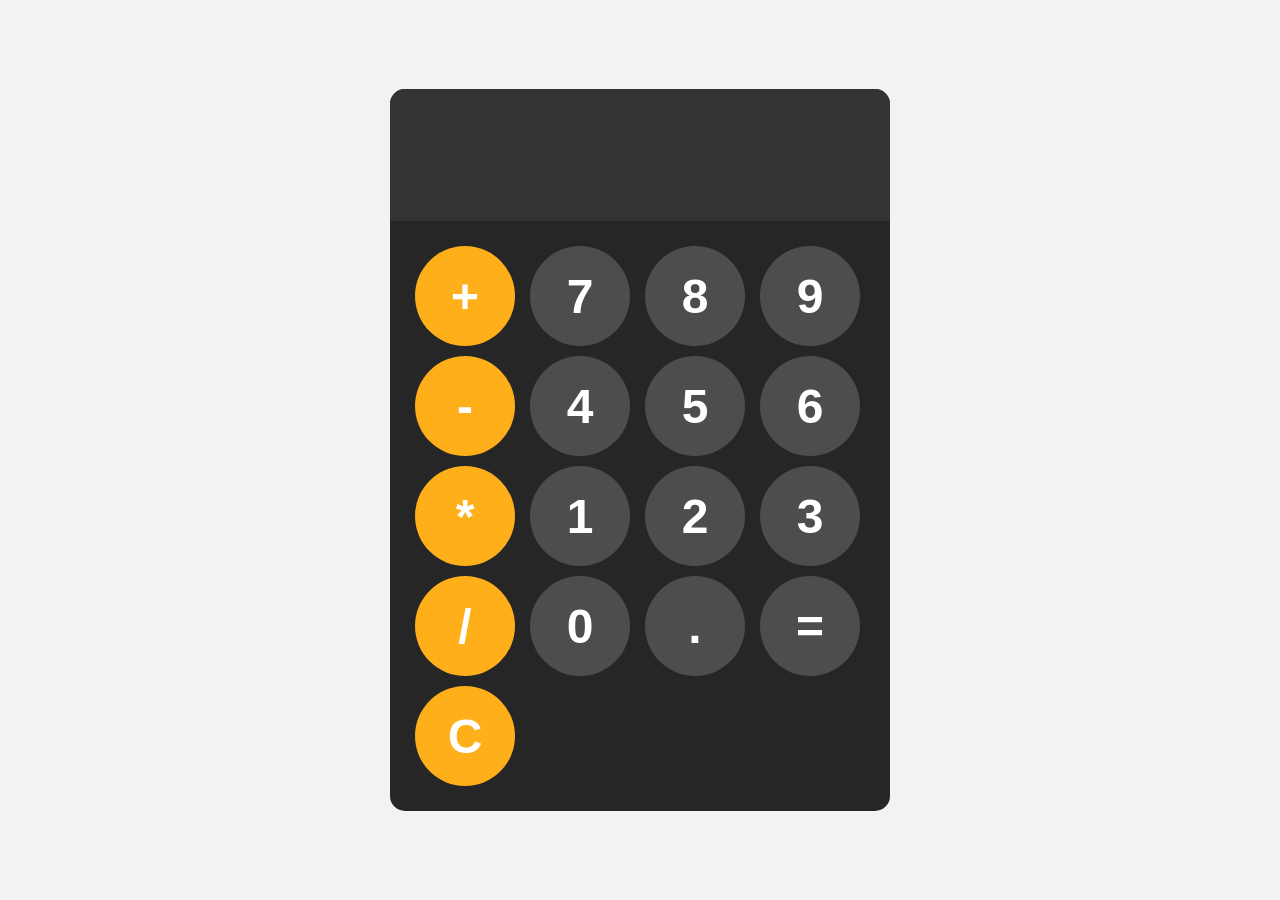
<file: calculator/index.html>
<!DOCTYPE html>
<html lang="en">

<head>
    <meta charset="UTF-8">
    <meta name="viewport" content="width=device-width, initial-scale=1.0">
    <link rel="stylesheet" href="css/style.css">
    <title>Calculator</title>
</head>

<body>

    <div id="calculator">
        <input id="display" readonly>

        <div id="keys">
            <button onclick="appendToDisplay('+')" class="operator-btn">+</button>
            <button onclick="appendToDisplay('7')">7</button>
            <button onclick="appendToDisplay('8')">8</button>
            <button onclick="appendToDisplay('9')">9</button>
            <button onclick="appendToDisplay('-')" class="operator-btn">-</button>
            <button onclick="appendToDisplay('4')">4</button>
            <button onclick="appendToDisplay('5')">5</button>
            <button onclick="appendToDisplay('6')">6</button>
            <button onclick="appendToDisplay('*')" class="operator-btn">*</button>
            <button onclick="appendToDisplay('1')">1</button>
            <button onclick="appendToDisplay('2')">2</button>
            <button onclick="appendToDisplay('3')">3</button>
            <button onclick="appendToDisplay('/')" class="operator-btn">/</button>
            <button onclick="appendToDisplay('0')">0</button>
            <button onclick="appendToDisplay('.')">.</button>
            <button onclick="calculate()"> = </button>
            <button onclick="clearDisplay()" class="operator-btn">C</button>
        </div>
    </div>

    <script src="js/index.js"></script>
</body>

</html>
</file>
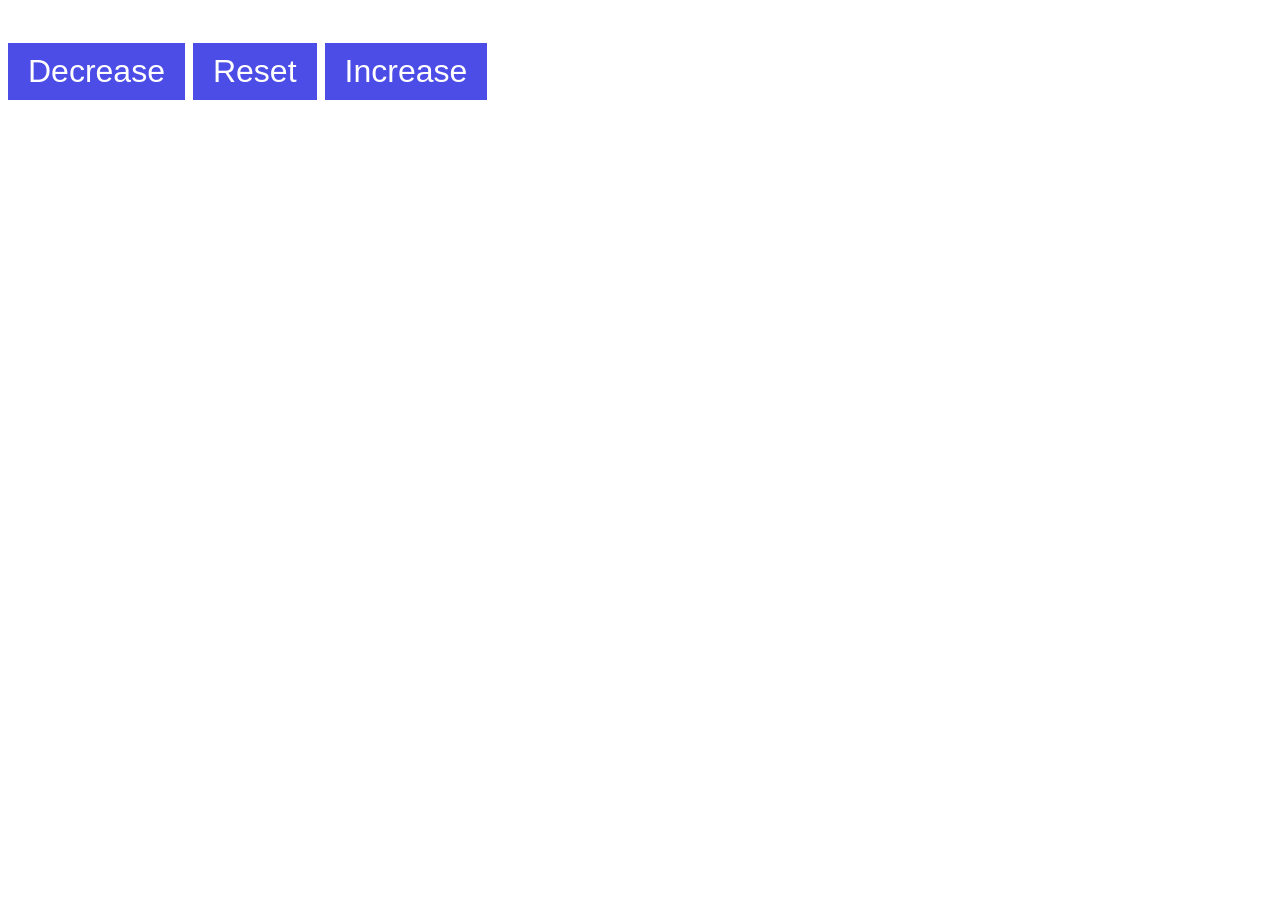
<file: counter/index.html>
<!DOCTYPE html>
<html lang="en">

<head>
    <meta charset="UTF-8">
    <meta name="viewport" content="width=device-width, initial-scale=1.0">
    <link rel="stylesheet" href="css/style.css">
    <title>My Web</title>
</head>

<body>
    <div class="counter">
        <h1 id="number"></h1>
        <button onclick="decrease();">Decrease</button>
        <button onclick="reset();">Reset</button>
        <button onclick="increase();">Increase</button>
    </div>
</body>
<script src="js/index.js"></script>

</html>
</file>
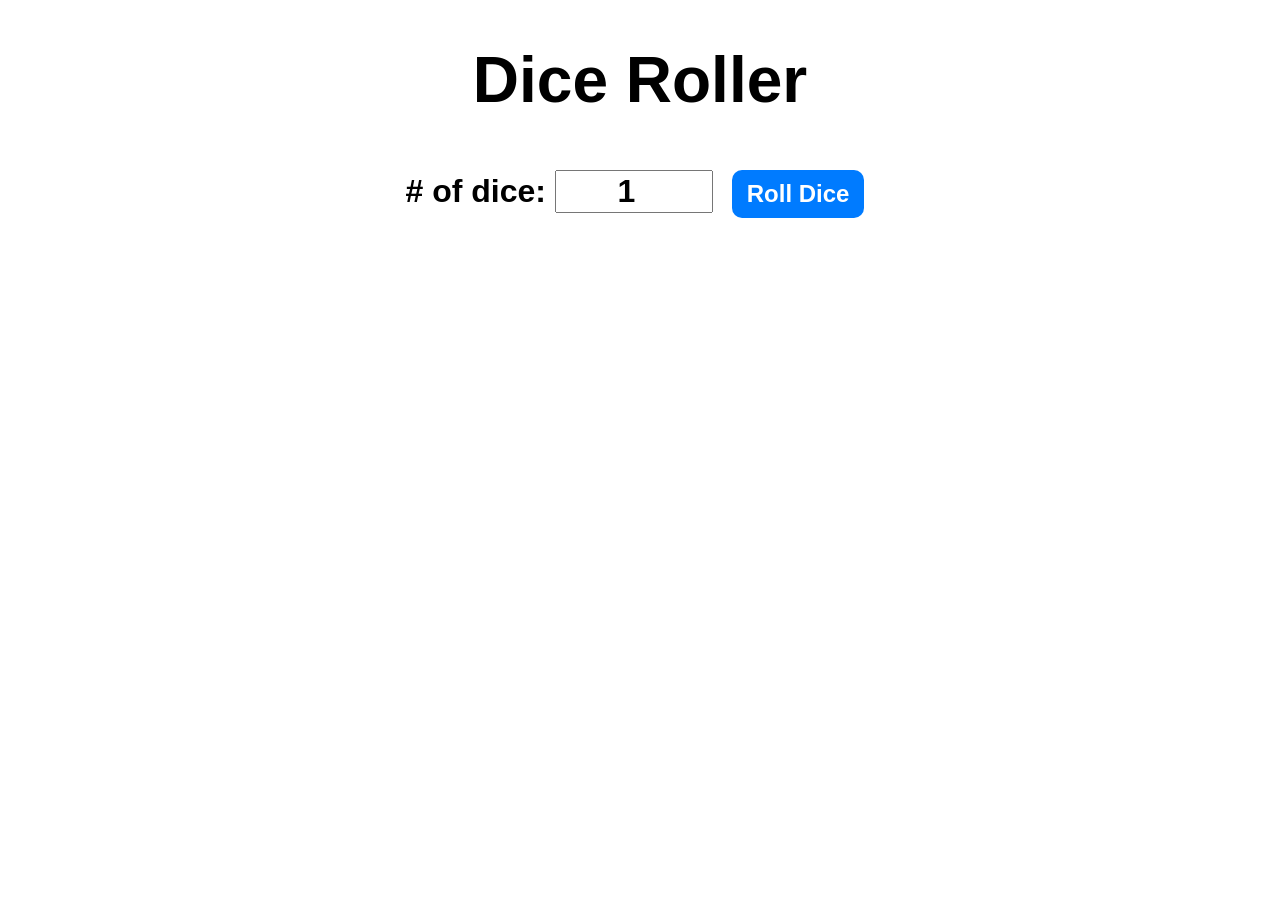
<file: dice_roller/index.html>
<!DOCTYPE html>
<html lang="en">

<head>
    <meta charset="UTF-8">
    <meta name="viewport" content="width=device-width, initial-scale=1.0">
    <link rel="stylesheet" href="css/style.css">
    <title>My Web</title>
</head>

<body>
    <div class="container" id="container">
        <h1>Dice Roller</h1>
        <label for="# of dice"># of dice:</label>

        <input type="number" value="1" min="1" id="numOfDice">
        <button onclick="rollDice()">Roll Dice</button>

        <div id="diceResult"></div>
        <div id="diceImages"></div>
    </div>
</body>
<script src="js/index.js"></script>

</html>
</file>
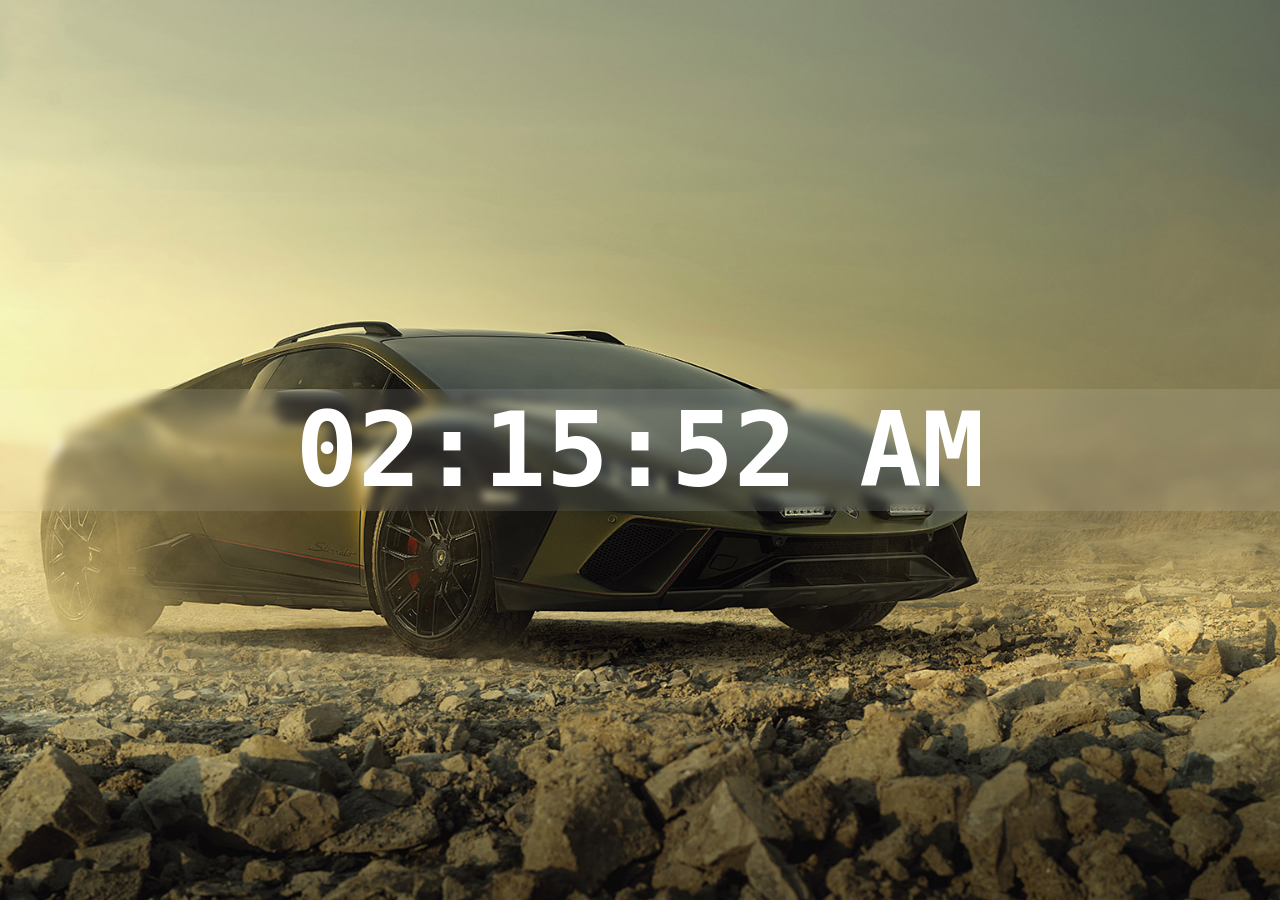
<file: digital_clock/index.html>
<!DOCTYPE html>
<html lang="en">
<head>
    <meta charset="UTF-8">
    <meta name="viewport" content="width=device-width, initial-scale=1.0">
    <link rel="stylesheet" href="css/style.css">
    <title>Digital Clock</title>
</head>
<body>
    <div id="clock-container">
        <div id="clock">00:00:00</div>
    </div>
</body>
<script src="js/index.js"></script>
</html>
</file>
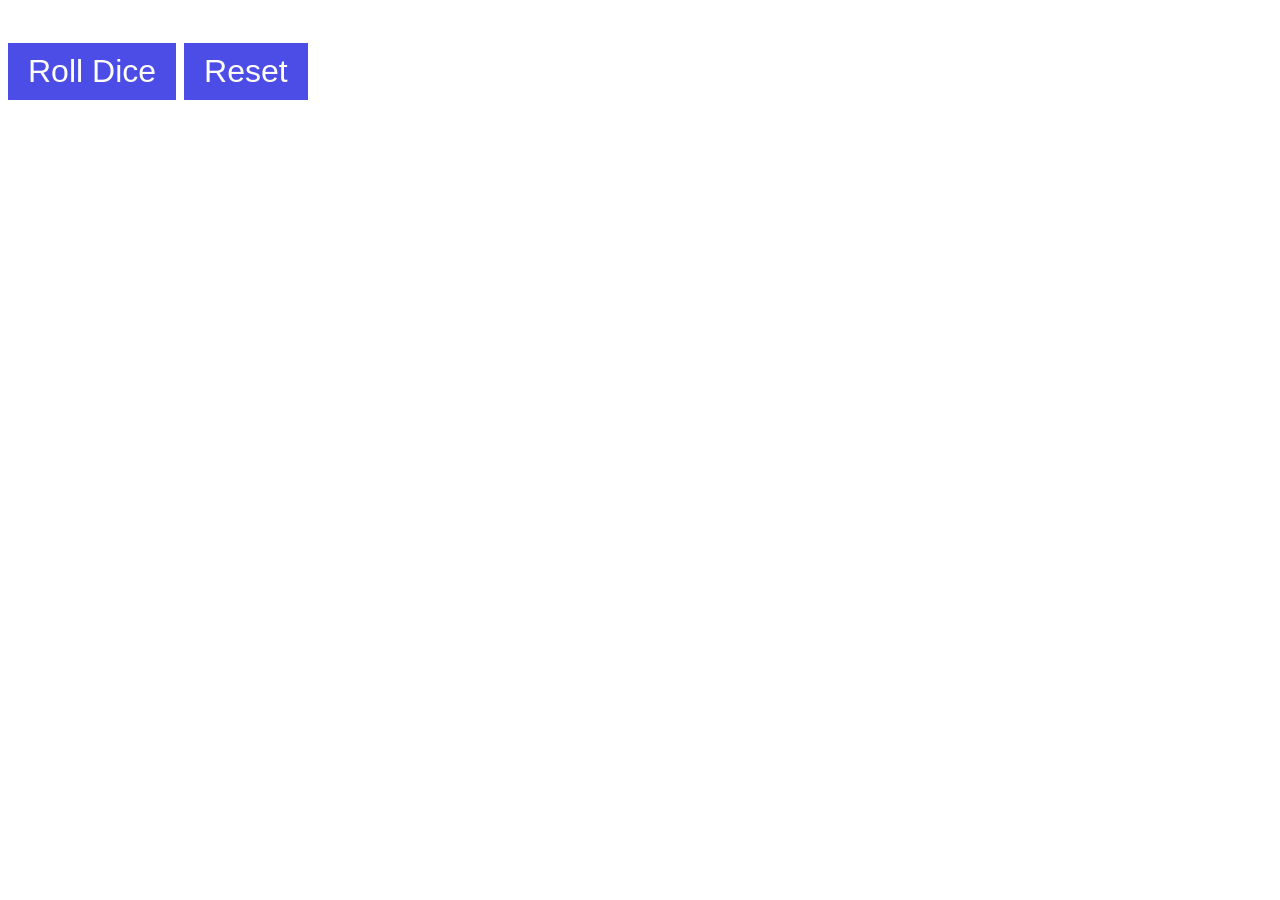
<file: random_num_generator/index.html>
<!DOCTYPE html>
<html lang="en">

<head>
    <meta charset="UTF-8">
    <meta name="viewport" content="width=device-width, initial-scale=1.0">
    <link rel="stylesheet" href="css/style.css">
    <title>My Web</title>
</head>

<body>
    <div class="counter">
        <h1 id="number1"></h1>
        <h1 id="number2"></h1>
        <h1 id="number3"></h1>
        <button onclick="generate();">Roll Dice</button>
        <button onclick="reset();">Reset</button>
    </div>
</body>
<script src="js/index.js"></script>

</html>
</file>
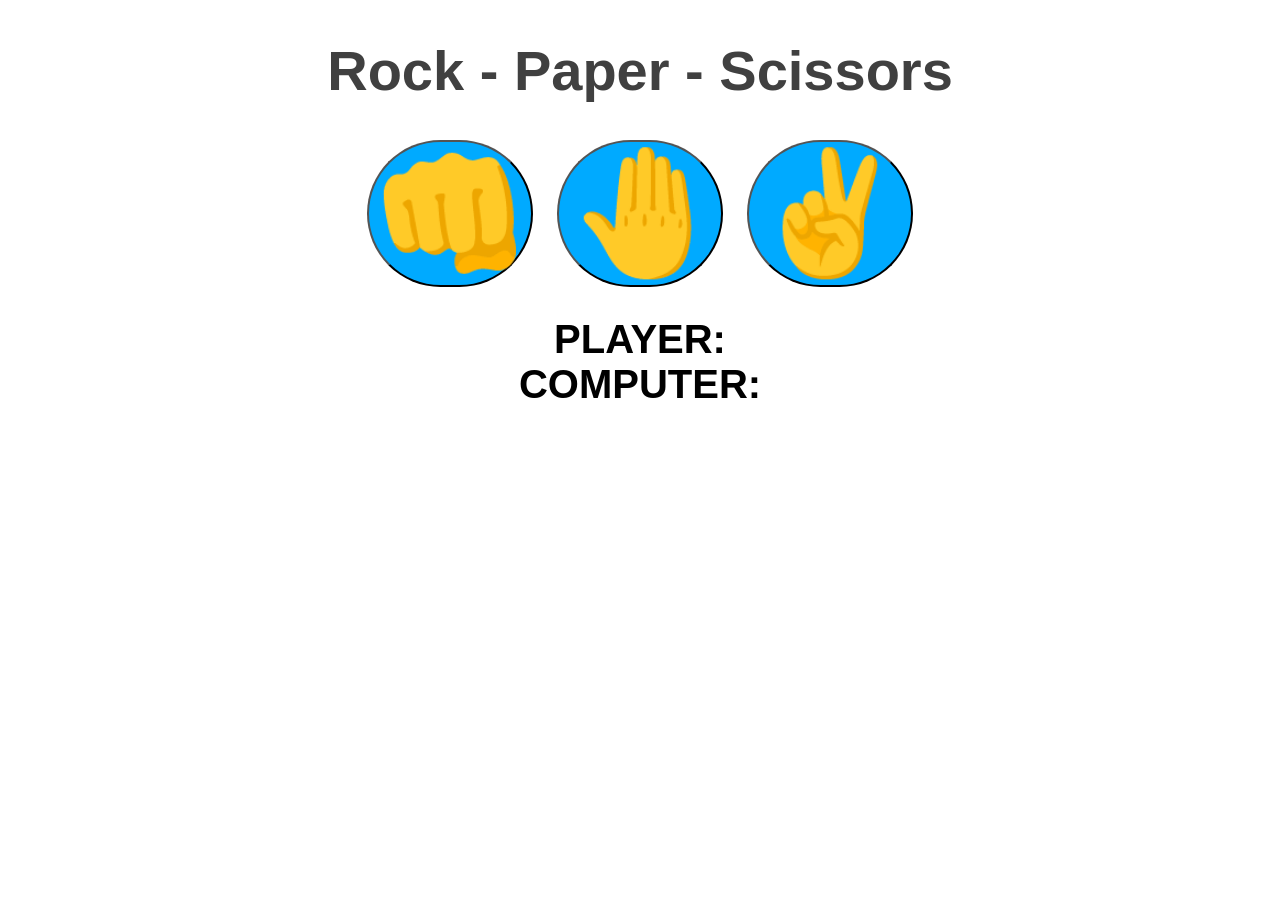
<file: rock-paper-scissors/index.html>
<!DOCTYPE html>
<html lang="en">

<head>
    <meta charset="UTF-8">
    <meta name="viewport" content="width=device-width, initial-scale=1.0">
    <link rel="stylesheet" href="css/style.css">
    <title>Document</title>
</head>

<body>

    <h1>Rock - Paper - Scissors</h1>
    <div class="choices">
        <button onclick="playGame('rock')">👊</button>
        <button onclick="playGame('paper')">🤚</button>
        <button onclick="playGame('scissors')">✌️</button>
    </div>
    <div id="playerDisplay">PLAYER: </div>
    <div id="computerDisplay">COMPUTER: </div>
    <div id="resultDisplay"></div>
    <script src="js/index.js"></script>
</body>

</html>
</file>
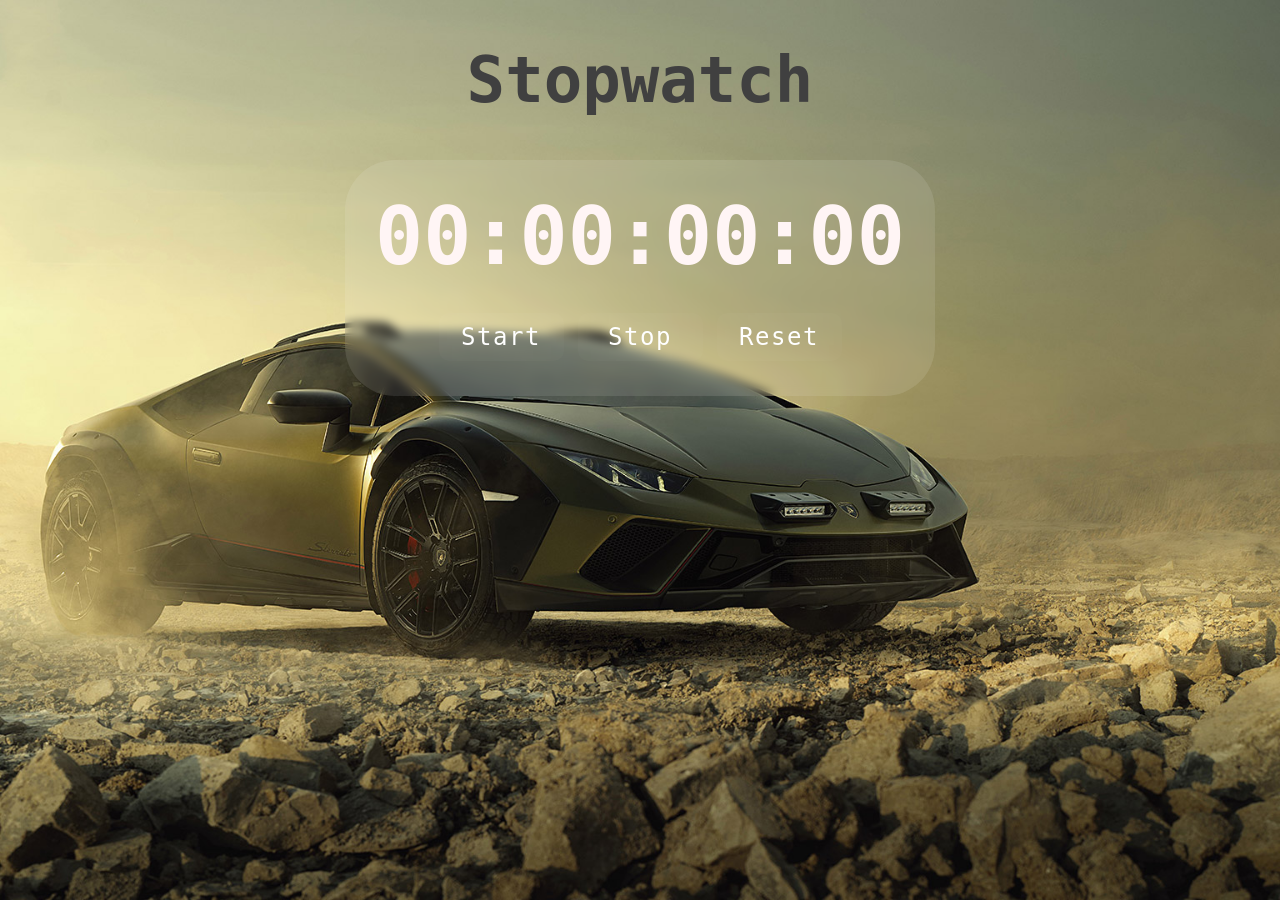
<file: stopwatch/index.html>
<!DOCTYPE html>
<html lang="en">
<head>
    <meta charset="UTF-8">
    <meta name="viewport" content="width=device-width, initial-scale=1.0">
    <link rel="stylesheet" href="css/style.css">
    <title>Stopwatch</title>
</head>
<body>
    <h1 id="myH1">Stopwatch</h1>

    <div id="container">
        <div id="display">
            00:00:00:00
        </div>
        <div id="controls">
            <button id="startBtn" onclick="start();">Start</button>
            <button id="stopBtn" onclick="stop();">Stop</button>
            <button id="resetBtn" onclick="reset();">Reset</button>
        </div>
    </div>
</body>
<script src="js/index.js"></script>
</html>
</file>
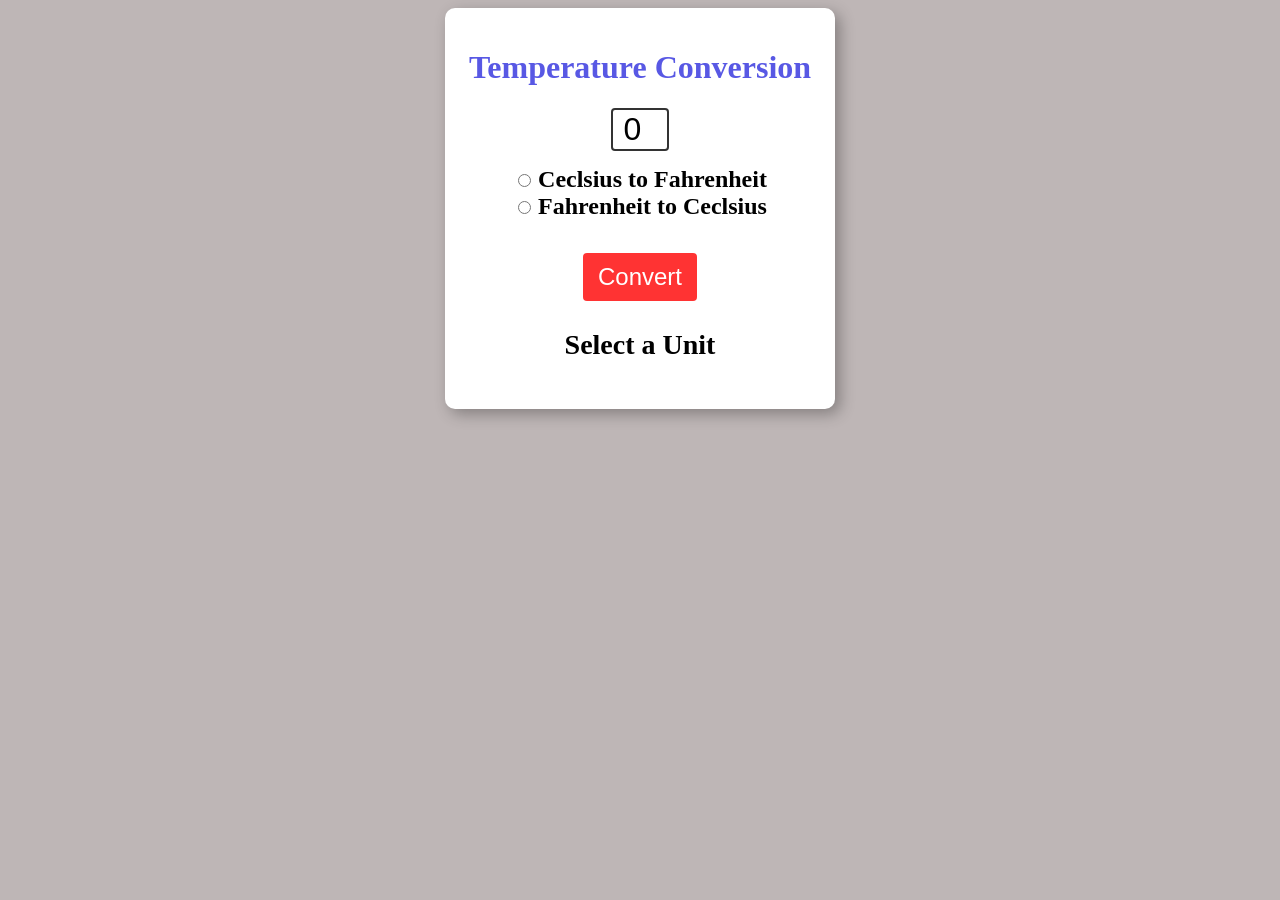
<file: temperature_conversion/index.html>
<!DOCTYPE html>
<html lang="en">

<head>
    <meta charset="UTF-8">
    <meta name="viewport" content="width=device-width, initial-scale=1.0">
    <link rel="stylesheet" href="css/style.css">
    <title>My Web</title>
</head>

<body>
    <form action="#">
        <h1>Temperature Conversion</h1>
        <input type="number" id="temp" value="0"><br>

        <input type="radio" id="toFahrenheit" name="unit">
        <label for="tofahrenheit">Ceclsius to Fahrenheit</label>
        <br>
        <input type="radio" id="toCelcius" name="unit">
        <label for="toCelcius">Fahrenheit to Ceclsius</label>
        <br>
        <br>
        <button type="button" onclick="convert()">Convert</button>
        <p id="result">Select a Unit</p>
    </form>
</body>
<script src="js/index.js"></script>

</html>
</file>
<file: calculator/css/style.css>
body {
    margin: 0;
    display: flex;
    justify-content: center;
    align-items: center;
    height: 100vh;
    background-color: hsl(0,0%,95%);
}

#calculator {
    font-family: Arial, Helvetica, sans-serif;
    background-color: hsl(0,0%,15%);
    border-radius: 15px;
    max-width: 500px;
    overflow: hidden;
}

#display {
    width: 100%;
    padding: 20px;
    font-size: 5rem;
    text-align: left;
    border: none;
    background-color: hsl(0,0%,20%);
    color: white;
}

#keys {
    display: grid;
    grid-template-columns: repeat(4, 1fr);
    gap: 10px;
    padding: 25px;
}

button {
    width: 100px;
    height: 100px;
    border-radius: 50px;
    border: none;
    background-color: hsl(0, 0%, 30%);
    color: white;
    font-size: 3rem;
    font-weight: bold;
    cursor: pointer;
}

button:hover {
    background-color: hsl(0, 0%, 40%);
}

button:active {
    background-color: hsl(0, 0%, 50%);
}

.operator-btn {
    background-color: hsl(39, 100%, 55%);
}

.operator-btn:hover {
    background-color: hsl(39, 100%, 65%);
}

.operator-btn:active {
    background-color: hsl(39, 100%, 75%);
}
</file>
<file: counter/css/style.css>
body {
    font-family: Verdana;
    font-size: 2em;
}

button {
    background-color: rgb(76, 76, 231);
    color: white;
    font-size: 1em;
    font-weight: 400;
    border: none;
    padding: 10px 20px;
    cursor: pointer;
}
</file>
<file: dice_roller/css/style.css>
#container {
    font-family: Arial, sans-serif;
    text-align: center;
    font-size: 2rem;
    font-weight: bold;
}

button {
    font-size: 1.5rem;
    padding: 10px 15px;
    border-radius: 10px;
    border: none;
    background-color: #007BFF;
    color: #fff;
    cursor: pointer;
    margin: 10px;
    font-weight: bold;
}

button:hover {
    background-color: #4191e6;
}

button:active {
    background-color: #316dad;
}

input {
    font-size: 2rem;
    width: 150px;
    text-align: center;
    font-weight: bold;
}

#diceResult {
    margin: 25px;
}

#diceImage img {
    width: 150px;
    margin: 5px;
}
</file>
<file: digital_clock/css/style.css>
body {
    background-image: url("../images/background.jpg");
    background-position: center;
    background-repeat: no-repeat;
    background-size: cover;
    background-attachment: fixed;
    margin: 0;
}

#clock-container {
    display: flex;
    justify-content: center;
    align-items: center;
    height: 100vh;
}

#clock {
    font-family: monospace;
    font-size: 6.5rem;
    font-weight: bold;
    text-align: center;
    color: white;
    backdrop-filter: blur(5px);
    background-color: hsla(0, 0%, 100%, 0.1);
    width: 100%;
}
</file>
<file: random_num_generator/css/style.css>
body {
    font-family: Verdana;
    font-size: 2em;
}

button {
    background-color: rgb(76, 76, 231);
    color: white;
    font-size: 1em;
    font-weight: 400;
    border: none;
    padding: 10px 20px;
    cursor: pointer;
}
</file>
<file: rock-paper-scissors/css/style.css>
body {
    font-family: Arial, Helvetica, sans-serif;
    font-weight: bold;
    margin: 0;
    display: flex;
    flex-direction: column;
    align-items: center;
}

h1 {
    font-size: 3.5rem;
    color: hsl(0, 0%, 25%);
}

.choices {
    margin-bottom: 30px;
}

.choices button {
    font-size: 7.5rem;
    min-width: 150px;
    margin: 0 10px;
    border-radius: 250px;
    background-color: hsl(200, 100%, 50%);
    cursor: pointer;
    transition: background-color 0.5s ease-in-out;
}

.choices button:hover {
    background-color: hsl(200, 100%, 70%);
}

#playerDisplay, #computerDisplay {
    font-size: 2.5rem;
}

#resultDisplay {
    font-size: 5rem;
    margin: 30px 0;
}

.scoreDisplay {
    font-size: 2rem;
}

.greenText, #playerScoreDisplay, #computerScoreDisplay {
    color: hsl(120, 84%, 54%);
}

.redText, #playerScoreDisplay, #computerScoreDisplay {
    color: hsl(0, 84%, 60%);
}
</file>
<file: stopwatch/css/style.css>
body {
    background-image: url("../images/background.jpg");
    background-position: center;
    background-repeat: no-repeat;
    background-size: cover;
    background-attachment: fixed;
    margin: 0;

    display: flex;
    flex-direction: column;
    align-items: center;
}

#myH1 {
    font-size: 4rem;
    font-family: monospace;
    color: hsl(0,0%,25%);
}

#container {
    display: flex;
    flex-direction: column;
    align-items: center;
    border-radius: 50px;
    padding: 30px;
    backdrop-filter: blur(5px);
    background-color: hsla(0, 0%, 100%, 0.1);
}

#display {
    font-size: 5rem;
    font-family: monospace;
    font-weight: bold;
    color: hsl(0, 100%, 98%);
    margin-bottom: 25px;
}

#controls button {
    font-size: 1.5rem;
    font-weight: 100;
    padding: 10px 20px;
    margin: 5px;
    min-width: 125px;
    border: none;
    border-radius: 10px;
    cursor: pointer;
    color: white;
    background-color: transparent;
    letter-spacing: 1.6px;
    backdrop-filter: blur(50px);
    font-family: monospace;
}

#controls button:active {
    backdrop-filter: blur(100px);
}
</file>
<file: temperature_conversion/css/style.css>
body {
    font-family: Verdana;
    background-color: hsl(0, 6%, 73%);
}

h1 {
    color: hsl(240, 72%, 62%);
}

form {
    background-color: hsl(0, 0%, 100%);
    text-align: center;
    max-width: 350px;
    margin: auto;
    padding: 20px;
    border-radius: 10px;
    box-shadow: 5px 5px 15px hsla(0, 0%, 0%, 0.3);
}

#temp {
    width: 50px;
    text-align: center;
    font-size: 2em;
    border: 2px solid hsla(0, 0%, 0%, 0.8);
    border-radius: 4px;
    margin-bottom: 15px;
}

label {
    font-size: 1.5em;
    font-weight: bold;
}

button {
    margin-top: 15px;
    background-color: hsl(0,100%, 60%);
    color: white;
    font-size: 1.5em;
    border: none;
    border-radius: 4px;
    padding: 10px 15px;
    cursor: pointer;
    transition: 0.3s ease;
}

button::hover {
    background-color: hsl(0,100%, 50%);
}

#result {
    font-size: 1.75em;
    font-weight: bold;
}
</file>
